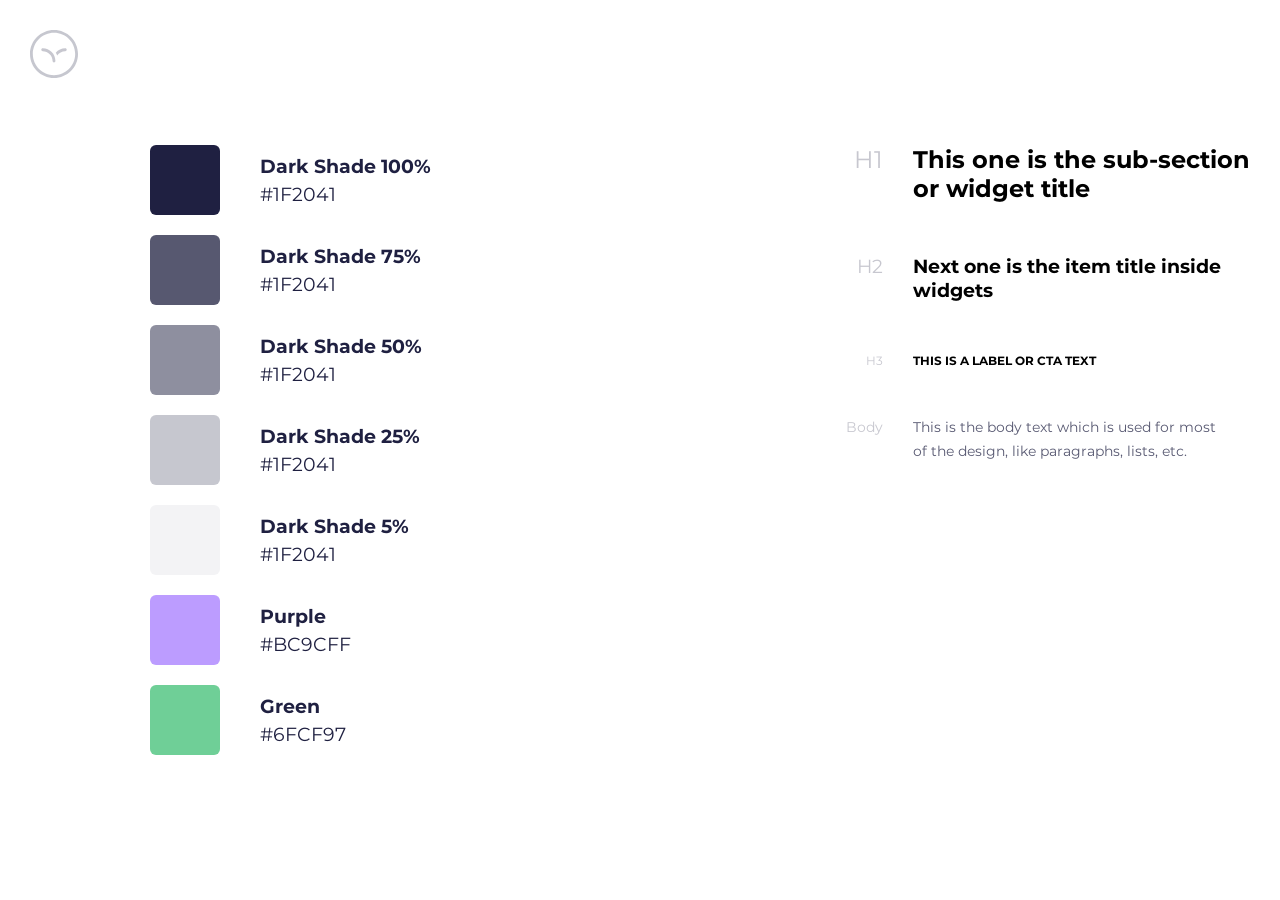
<file: index.html>
<html lang="en">
<head>
    <meta charset="UTF-8">
    <title>Colors & Tipe</title>
    <link rel="stylesheet" href="css/colors&type-style.css">
</head>
<body>
    <div class="colors-tipe">
        <div class="logo">
            <img src="img/Group.svg" alt="Логотип">
        </div>
        <div class="colors">
            <div class="colors__element">
                <div class="colors_dark-shade-100 square-shape"></div>
                <div class="colors__text"><b>Dark Shade 100%</b> <br><p>#1F2041</p></div>
            </div>
            <div class="colors__element">
                <div class="colors_dark-shade-75 square-shape"></div>
                <div class="colors__text"><b>Dark Shade 75%</b> <br><p>#1F2041</p></div>
            </div>
            <div class="colors__element">
                <div class="colors_dark-shade-50 square-shape"></div>
                <div class="colors__text"><b>Dark Shade 50%</b> <br><p>#1F2041</p></div>
            </div>
            <div class="colors__element">
                <div class="colors_dark-shade-25 square-shape"></div>
                <div class="colors__text"><b>Dark Shade 25%</b> <br><p>#1F2041</p></div>
            </div>
            <div class="colors__element">
                <div class="colors_dark-shade-5 square-shape"></div>
                <div class="colors__text"><b>Dark Shade 5%</b> <br><p>#1F2041</p></div>
            </div>
            <div class="colors__element">
                <div class="colors_purple square-shape"></div>
                <div class="colors__text"><b>Purple</b> <br><p>#BC9CFF</p></div>
            </div>
            <div class="colors__element">
                <div class="colors_green square-shape"></div>
                <div class="colors__text"><b>Green</b> <br><p>#6FCF97</p></div>
            </div>
        </div>
        <div class="type">
            <div class="type__titles">
                <p class="type__titles_fontsz-h1 type__titles_text-color">H1</p>
                <h1 class="type__titles_fontsz-h1 type__titles_position">This one is the sub-section or widget title</h1>
            </div>
            <div class="type__titles">
                <p class="type__titles_fontsz-h2 type__titles_text-color">H2</p>
                <h2 class="type__titles_fontsz-h2 type__titles_position">Next one is the item title inside widgets</h2>
            </div>
            <div class="type__titles">
                <p class="type__titles_fontsz-h3 type__titles_text-color">H3</p>
                <h3 class="type__titles_fontsz-h3 type__titles_position">This is a label or CTA text</h3>
            </div>
            <div class="type__titles">
                <p class="type__titles_body type__titles_text-color">Body</p>
                <p class="type__titles_body type__titles_position">This is the body text which is used for most <br> of the design, like paragraphs, lists, etc.</p>
            </div>
        </div>
    </div>
</body>
</html>
</file>
<file: css/colors&type-style.css>
@font-face {
    font-family: 'Montserrat';
    src: url('../fonts/Montserrat-Regular.eot');
    src: local('☺'), url('../fonts/Montserrat-Regular.woff') format('woff'), url('../fonts/Montserrat-Regular.ttf') format('truetype'), url('../fonts/Montserrat-Regular.svg') format('svg');
    font-weight: normal;
    font-style: normal;
}
@font-face {
    font-family: 'Montserrat';
    src: url('../fonts/Montserrat-Bold.eot');
    src: local('☺'), url('../fonts/Montserrat-Bold.woff') format('woff'), url('../fonts/Montserrat-Bold.ttf') format('truetype'), url('../fonts/Montserrat-Bold.svg') format('svg');
    font-weight: 700;
    font-style: normal;
}
body {
    margin: 0px auto;
    font-family: 'Montserrat';
    font-size: 19px;
    background: #fff;
}

.logo {
    position: absolute;
    left: 30px;
    top: 30px;
}

.colors {
    position: absolute;
    width: 281.26px;
    height: 610px;
    left: 150px;
    top: 145px;
}

.colors__element {
    display:flex;
    justify-content: flex-start;
}

.colors__text {
    padding-top: 9.5px;
    margin-left: 40px;
    color: #1F2041;
}

.colors__text p {
    margin-top: 5px;
}

.square-shape {
    margin-bottom: 20px;
    width: 70px;
    height: 70px;
    border-radius: 6px;
}

.colors_dark-shade-100 {
    background: rgba(31, 32, 65, 1)
}
.colors_dark-shade-75 {
    background: rgba(31, 32, 65, 0.75)
}
.colors_dark-shade-50 {
    background: rgba(31, 32, 65, 0.5)
}
.colors_dark-shade-25 {
    background: rgba(31, 32, 65, 0.25)
}
.colors_dark-shade-5 {
    background: rgba(31, 32, 65, 0.05)
}
.colors_purple {
    background: rgba(188, 156, 255, 1);
}
.colors_green {
    background: rgba(111, 207, 151, 1);
}

.type {
    position: absolute;
    width: 436px;
    height: 321px;
    left: 846px;
    top: 145px;
}

.type__titles {
    display: flex;
}
.type__titles_position {
    margin: 0px 0px 52px 67px;
}
.type__titles_fontsz-h1{
    font-size: 24px;
}
.type__titles_fontsz-h2 {
    font-size: 19px;
    line-height: 24px;
    margin-bottom: 50px;
}
.type__titles_fontsz-h3 {
    text-transform: uppercase;
    font-size: 12px;
    margin-bottom: 47px;
}
.type__titles_body {
    font-size: 14px;
    color: rgba(31, 32, 65, 0.75);
    line-height: 24px;
}
.type__titles_text-color {
    width: 37px;
    text-align: right;
    margin: 0;
    position: absolute;
    color: rgba(31, 32, 65, 0.25);
}
</file>
